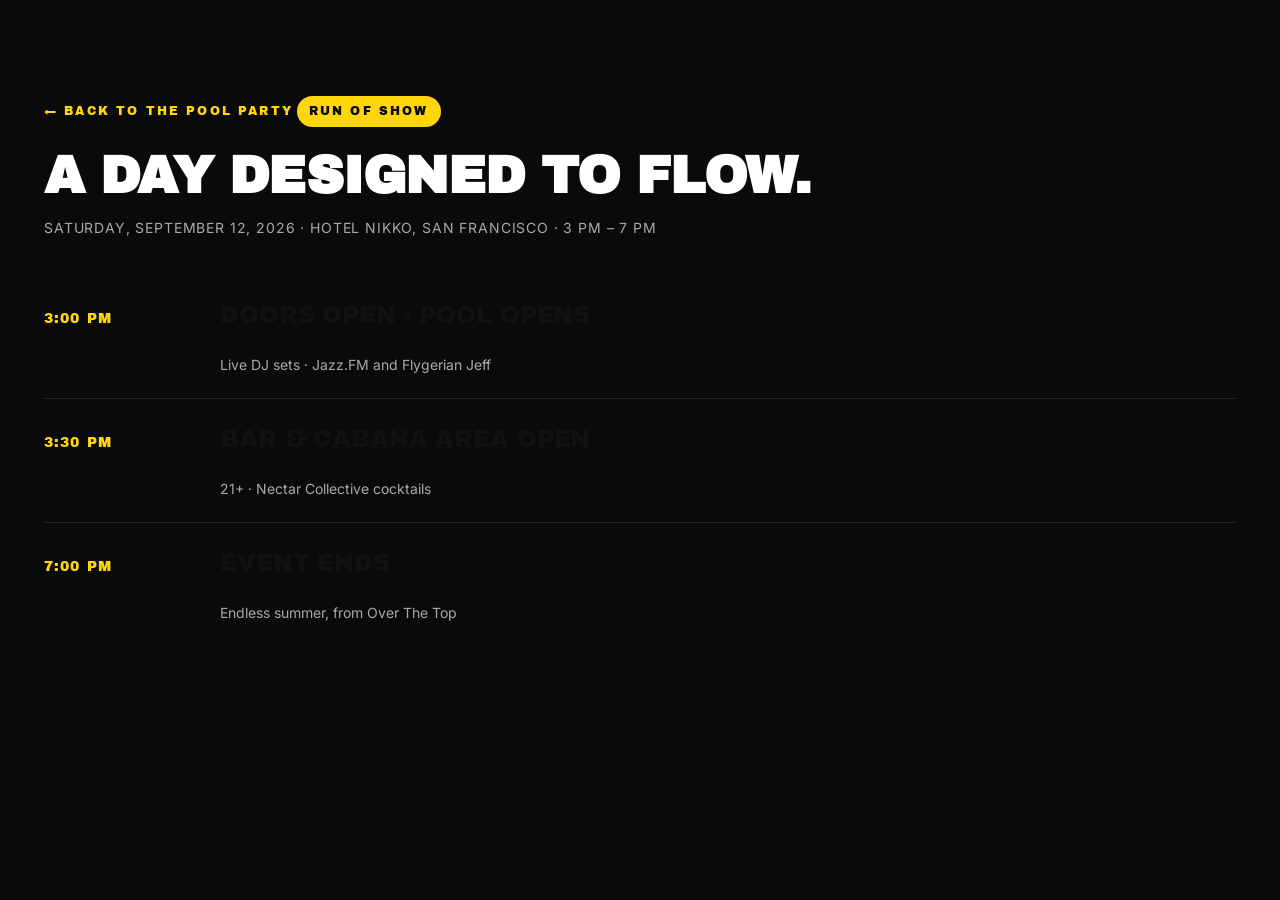
<file: run-of-show.html>
<!doctype html>
<html lang="en">
<head>
<meta charset="utf-8" />
<meta name="viewport" content="width=device-width, initial-scale=1, viewport-fit=cover" />
<meta name="theme-color" content="#0A0A0A" />
<title>Endless Summer Pool Party · Run of Show</title>
<meta name="description" content="Endless Summer Pool Party run of show. Saturday, September 12, 2026, Hotel Nikko, San Francisco." />
<meta name="robots" content="noindex" />
<link rel="preconnect" href="https://fonts.googleapis.com" />
<link rel="preconnect" href="https://fonts.gstatic.com" crossorigin />
<link href="https://fonts.googleapis.com/css2?family=Archivo+Black&family=Inter:wght@400;500;600;700;800;900&display=swap" rel="stylesheet" />
<link rel="stylesheet" href="styles.css" />
<style>
  body { background: var(--black); }
  .ros-page { padding: 96px 0 80px; }
  .ros-back {
    display: inline-flex; align-items: center; gap: 8px;
    font-family: var(--display); font-size: 12px; letter-spacing: 0.18em;
    text-transform: uppercase; color: var(--yellow); text-decoration: none;
    margin-bottom: 28px;
  }
  .ros-back:hover { opacity: 0.8; }
  .ros-page .h2 { color: var(--white); margin-bottom: 14px; }
  .ros-meta {
    color: rgba(255,255,255,.65); font-size: 14px; margin: 0 0 36px;
    letter-spacing: 0.06em; text-transform: uppercase;
  }
</style>
</head>
<body>

<section class="ros-page">
  <div class="container">
    <a href="index.html" class="ros-back">← Back to the pool party</a>
    <span class="kicker kicker--yellow">Run of show</span>
    <h2 class="h2 h2--light">A day designed to flow.</h2>
    <p class="ros-meta">Saturday, September 12, 2026 · Hotel Nikko, San Francisco · 3 PM &ndash; 7 PM</p>

    <ol class="schedule">
      <li><span class="schedule__time">3:00 PM</span><span class="schedule__title">Doors open · Pool opens</span><span class="schedule__sub">Live DJ sets · Jazz.FM and Flygerian Jeff</span></li>
      <li><span class="schedule__time">3:30 PM</span><span class="schedule__title">Bar &amp; cabana area open</span><span class="schedule__sub">21+ · Nectar Collective cocktails</span></li>
      <li><span class="schedule__time">7:00 PM</span><span class="schedule__title">Event ends</span><span class="schedule__sub">Endless summer, from Over The Top</span></li>
    </ol>
  </div>
</section>

</body>
</html>
</file>
<file: styles.css>
/* ============ TOKENS ============ */
:root {
  --yellow: #FFD60A;
  --yellow-deep: #F5C400;
  --black: #0A0A0A;
  --ink: #111111;
  --ink-2: #1a1a1a;
  --gray-100: #F5F4EE;
  --gray-200: #E8E6DD;
  --gray-500: #6B6B66;
  --white: #FFFFFF;

  --radius: 18px;
  --radius-lg: 28px;

  --container: 1240px;
  --container-narrow: 820px;

  --shadow-sm: 0 4px 14px rgba(0,0,0,.08);
  --shadow-md: 0 14px 40px rgba(0,0,0,.18);

  --display: "Archivo Black", "Inter", system-ui, -apple-system, "Segoe UI", sans-serif;
  --body: "Inter", system-ui, -apple-system, "Segoe UI", sans-serif;
}

* { box-sizing: border-box; }
html, body { margin: 0; padding: 0; }
html { scroll-behavior: smooth; -webkit-text-size-adjust: 100%; }

body {
  font-family: var(--body);
  color: var(--ink);
  background: var(--white);
  line-height: 1.55;
  -webkit-font-smoothing: antialiased;
  text-rendering: optimizeLegibility;
}

img { display: block; max-width: 100%; }
a { color: inherit; }
button { font: inherit; }

/* ============ LAYOUT HELPERS ============ */
.container {
  max-width: var(--container);
  margin: 0 auto;
  padding: 0 24px;
}
.container--narrow { max-width: var(--container-narrow); }
.text-center { text-align: center; }

.kicker {
  display: inline-block;
  font-family: var(--display);
  font-size: 12px;
  letter-spacing: 0.18em;
  text-transform: uppercase;
  color: var(--ink);
  background: var(--yellow);
  padding: 6px 12px;
  border-radius: 999px;
  margin-bottom: 22px;
}
.kicker--yellow { background: var(--yellow); color: var(--black); }

.h2 {
  font-family: var(--display);
  font-weight: 900;
  font-size: clamp(28px, 4.5vw, 52px);
  line-height: 1.05;
  letter-spacing: -0.01em;
  margin: 0 0 28px;
  text-transform: uppercase;
}
.h2--light { color: var(--white); }

.lede {
  font-size: clamp(16px, 1.6vw, 19px);
  color: var(--ink-2);
  max-width: 640px;
  margin: 0 auto 32px;
}

/* ============ NAV ============ */
.nav {
  position: relative;
  z-index: 1;
  display: flex;
  align-items: center;
  gap: 24px;
  padding: 14px 24px;
  background: rgba(10,10,10,.85);
  backdrop-filter: blur(14px);
  -webkit-backdrop-filter: blur(14px);
  color: var(--white);
  border-bottom: 1px solid rgba(255,255,255,.08);
}
.nav__brand {
  display: flex;
  align-items: center;
  gap: 12px;
  text-decoration: none;
  font-family: var(--display);
  letter-spacing: 0.04em;
}
.brand-mark {
  display: block;
  height: 32px;
  width: auto;
}
.brand-mark--lg { height: 60px; }
.brand-divider {
  width: 1px; height: 18px;
  background: rgba(255,255,255,.25);
}
.brand-event {
  font-size: 13px;
  letter-spacing: 0.18em;
  text-transform: uppercase;
}
.nav__links {
  display: none;
  gap: 22px;
  margin-left: auto;
}
.nav__links a {
  font-size: 14px;
  font-weight: 600;
  color: rgba(255,255,255,.8);
  text-decoration: none;
}
.nav__links a:hover { color: var(--yellow); }
.nav .btn { margin-left: auto; }
@media (min-width: 880px) {
  .nav__links { display: flex; }
  .nav .btn { margin-left: 0; }
}

/* ============ BUTTONS ============ */
.btn {
  display: inline-flex;
  align-items: center;
  justify-content: center;
  gap: 6px;
  font-family: var(--display);
  font-size: 13px;
  letter-spacing: 0.08em;
  text-transform: uppercase;
  text-decoration: none;
  padding: 12px 18px;
  border-radius: 999px;
  border: 2px solid transparent;
  cursor: pointer;
  transition: transform .15s ease, background .15s ease, color .15s ease, border-color .15s ease;
  white-space: nowrap;
}
.btn:hover { transform: translateY(-1px); }
.btn--small { padding: 9px 14px; font-size: 12px; }
.btn--lg { padding: 16px 26px; font-size: 14px; }
.btn--yellow { background: var(--yellow); color: var(--black); }
.btn--yellow:hover { background: var(--yellow-deep); }
.btn--black { background: var(--black); color: var(--white); }
.btn--black:hover { background: var(--ink-2); }
.btn--ghost { background: transparent; color: var(--white); border-color: rgba(255,255,255,.6); }
.btn--ghost:hover { background: rgba(255,255,255,.1); }
.btn--ghost-dark { background: transparent; color: var(--black); border-color: var(--black); }
.btn--ghost-dark:hover { background: rgba(0,0,0,.06); }

/* ============ HERO ============ */
.hero {
  position: relative;
  min-height: 90vh;
  display: flex;
  align-items: flex-end;
  overflow: hidden;
  color: var(--white);
}
.hero__bg {
  position: absolute;
  inset: 0;
  width: 100%;
  height: 100%;
  object-fit: cover;
  z-index: 0;
}
.hero__overlay {
  position: absolute;
  inset: 0;
  z-index: 1;
  background:
    radial-gradient(ellipse at 80% 20%, rgba(255,214,10,.18), transparent 55%),
    linear-gradient(180deg, rgba(0,0,0,.2) 0%, rgba(0,0,0,.55) 55%, rgba(0,0,0,.85) 100%);
}
.hero__content {
  position: relative;
  z-index: 2;
  width: 100%;
  max-width: var(--container);
  margin: 0 auto;
  padding: 120px 24px 80px;
}
.hero__eyebrow {
  display: inline-flex;
  align-items: center;
  gap: 10px;
  font-family: var(--body);
  font-weight: 600;
  font-size: 13px;
  letter-spacing: 0.14em;
  text-transform: uppercase;
  background: rgba(255,255,255,.08);
  border: 1px solid rgba(255,255,255,.18);
  padding: 9px 14px;
  border-radius: 999px;
  backdrop-filter: blur(8px);
  margin-bottom: 24px;
}
.hero__eyebrow .dot {
  width: 8px; height: 8px; border-radius: 50%; background: var(--yellow);
  box-shadow: 0 0 0 4px rgba(255,214,10,.25);
}
.hero__title {
  font-family: var(--display);
  font-weight: 900;
  text-transform: uppercase;
  font-size: clamp(56px, 12vw, 180px);
  line-height: 0.88;
  letter-spacing: -0.02em;
  margin: 0 0 28px;
}
.hero__title .line { display: block; }
.hero__title .line--yellow { color: var(--yellow); }
.hero__title .line--small {
  font-size: clamp(16px, 1.6vw, 22px);
  letter-spacing: 0.34em;
  font-weight: 900;
  margin-top: 14px;
  color: rgba(255,255,255,.85);
}
.hero__presented {
  font-family: var(--display);
  font-size: 13px;
  letter-spacing: 0.16em;
  text-transform: uppercase;
  color: var(--yellow);
  margin: 0 0 26px;
}
.hero__sub {
  max-width: 620px;
  font-size: clamp(15px, 1.5vw, 18px);
  color: rgba(255,255,255,.85);
  margin: 0 0 32px;
}
.hero__ctas {
  display: flex;
  flex-wrap: wrap;
  gap: 12px;
  margin-bottom: 48px;
}
.hero__ctas .btn--lg,
.hero__ctas .rsvp-trigger { min-width: 260px; }
.hero__ctas .rsvp-trigger .btn--lg { width: 100%; min-width: 0; }
.hero__partners {
  border-top: 1px solid rgba(255,255,255,.15);
  padding-top: 22px;
}
.hero__partners-label {
  font-family: var(--display);
  font-size: 11px;
  letter-spacing: 0.24em;
  text-transform: uppercase;
  color: rgba(255,255,255,.6);
  display: block;
  margin-bottom: 12px;
}
.hero__partners-label--social { margin-top: 28px; }
.logo-marquee {
  width: 100%;
  max-width: 980px;
  overflow: hidden;
  -webkit-mask-image: linear-gradient(to right, transparent, #000 6%, #000 94%, transparent);
  mask-image: linear-gradient(to right, transparent, #000 6%, #000 94%, transparent);
}
.logo-row {
  display: flex;
  align-items: center;
  width: max-content;
  animation: logo-scroll 36s linear infinite;
}
.logo-row:hover { animation-play-state: paused; }
.logo-row--alt { animation-duration: 30s; }
@keyframes logo-scroll {
  from { transform: translateX(0); }
  to { transform: translateX(-33.333%); }
}
.logo-row img {
  height: 38px;
  width: auto;
  max-width: 130px;
  margin-right: 48px;
  flex: 0 0 auto;
  object-fit: contain;
  object-position: center;
  filter: brightness(0) invert(1);
  opacity: 0.9;
}
@media (max-width: 480px) {
  .logo-row img { height: 32px; max-width: 110px; margin-right: 32px; }
}
@media (prefers-reduced-motion: reduce) {
  .logo-row,
  .partner-track { animation: none; }
}
.hero__scroll {
  position: absolute;
  z-index: 2;
  bottom: 22px;
  right: 24px;
  font-family: var(--display);
  font-size: 11px;
  letter-spacing: 0.24em;
  color: rgba(255,255,255,.7);
  text-transform: uppercase;
}

/* ============ BANDS ============ */
.band {
  padding: 96px 0;
  background: var(--white);
}
.band--yellow { background: var(--yellow); }
.band--cream { background: var(--gray-100); }
.band--dark { background: var(--black); color: var(--white); }
.band--dark .h2 { color: var(--white); }

@media (max-width: 720px) {
  .band { padding: 72px 0; }
}

/* Mobile hero: tighten type and spacing so the Register CTA stays above the
   fold on short viewports (375x667 and up) */
@media (max-width: 600px) {
  .hero__content { padding: 92px 20px 52px; }
  .hero__eyebrow {
    font-size: 11px;
    letter-spacing: 0.1em;
    padding: 7px 11px;
    gap: 8px;
    margin-bottom: 16px;
  }
  .hero__title {
    font-size: clamp(34px, 10vw, 44px);
    margin: 0 0 16px;
  }
  .hero__title .line--small {
    font-size: 12px;
    letter-spacing: 0.26em;
    margin-top: 10px;
  }
  .hero__presented {
    font-size: 10.5px;
    letter-spacing: 0.1em;
    margin: 0 0 18px;
  }
  .hero__ctas { gap: 10px; margin-bottom: 30px; }
  .hero__ctas .btn--lg { min-width: 0; width: 100%; }
  .hero__partners { padding-top: 18px; }
  .hero__partners-label { margin-bottom: 8px; }
}

/* ============ VISION ============ */
.vision__grid {
  display: grid;
  gap: 48px;
}
.vision__copy p { font-size: clamp(15px, 1.4vw, 17px); margin: 0 0 14px; color: var(--ink-2); }
.vision__copy strong { background: rgba(0,0,0,.08); padding: 1px 6px; border-radius: 4px; }
.vision__stats {
  display: grid;
  grid-template-columns: repeat(2, 1fr);
  gap: 12px;
}
.stat {
  background: var(--black);
  color: var(--white);
  padding: 22px 20px;
  border-radius: var(--radius);
}
.stat__num {
  font-family: var(--display);
  font-size: clamp(32px, 4vw, 48px);
  line-height: 1;
  color: var(--yellow);
  margin-bottom: 6px;
}
.stat__label {
  font-size: 13px;
  letter-spacing: 0.06em;
  text-transform: uppercase;
  color: rgba(255,255,255,.7);
}
@media (min-width: 900px) {
  .vision__grid { grid-template-columns: 1.3fr 1fr; align-items: start; gap: 72px; }
  .vision__stats { grid-template-columns: repeat(2, 1fr); }
}

/* ============ SCHEDULE ============ */
.ros-phase-label {
  display: inline-block;
  font-family: var(--display);
  font-size: 11px;
  letter-spacing: 0.18em;
  text-transform: uppercase;
  color: var(--black);
  background: var(--yellow);
  padding: 7px 14px;
  border-radius: 999px;
  margin: 28px 0 6px;
}
.ros-phase-label:first-of-type { margin-top: 8px; }

/* ============ OPERATIONAL ASKS ============ */
.ops-simple {
  list-style: none;
  margin: 0;
  padding: 0;
  max-width: 820px;
}
.ops-simple li {
  display: flex;
  align-items: flex-start;
  gap: 18px;
  padding: 22px 0;
  border-top: 1px solid var(--gray-200);
}
.ops-simple li:first-child { border-top: none; padding-top: 4px; }
.ops-simple h4 {
  font-family: var(--display);
  font-size: clamp(18px, 2vw, 22px);
  text-transform: uppercase;
  letter-spacing: -0.005em;
  margin: 0 0 6px;
  color: var(--ink);
}
.ops-simple p {
  margin: 0;
  font-size: 15px;
  line-height: 1.5;
  color: var(--gray-500);
}
.ops-status {
  display: inline-block;
  flex-shrink: 0;
  width: 12px;
  height: 12px;
  border-radius: 50%;
  margin-top: 10px;
  background: var(--gray-500);
  box-shadow: 0 0 0 3px rgba(0,0,0,.04);
}
.ops-status.is-confirmed { background: #34C759; }
.ops-status.is-pending { background: var(--yellow); }
.ops-status.is-open { background: #FF453A; }

/* ============ VENUE / SITE MAP ============ */
.venue-map {
  margin: 0;
  border-radius: var(--radius-lg);
  overflow: hidden;
  background: var(--white);
  border: 1px solid var(--gray-200);
  box-shadow: var(--shadow-md);
}
.venue-map img {
  width: 100%;
  height: auto;
  display: block;
}
.venue-map figcaption {
  font-family: var(--body);
  font-size: 13px;
  color: var(--gray-500);
  text-align: center;
  padding: 14px 16px;
  background: var(--white);
  letter-spacing: 0.04em;
}
.venue-cta {
  text-align: center;
  margin-top: 28px;
}

.schedule {
  list-style: none;
  margin: 0;
  padding: 0;
  display: grid;
  gap: 0;
}
.schedule li {
  display: grid;
  grid-template-columns: 110px 1fr;
  align-items: baseline;
  padding: 22px 0;
  border-bottom: 1px solid rgba(255,255,255,.1);
  gap: 16px;
}
.schedule li:last-child { border-bottom: none; }
.schedule__time {
  font-family: var(--display);
  font-size: 14px;
  letter-spacing: 0.08em;
  color: var(--yellow);
  text-transform: uppercase;
}
.schedule__title {
  font-family: var(--display);
  font-size: clamp(18px, 2vw, 24px);
  text-transform: uppercase;
  letter-spacing: -0.005em;
  display: block;
}
.schedule__sub {
  display: block;
  font-size: 14px;
  color: rgba(255,255,255,.65);
  margin-top: 4px;
  grid-column: 2;
}
@media (min-width: 720px) {
  .schedule li { grid-template-columns: 160px 1fr; }
}

/* ============ PROGRAMMING GRID ============ */
.prog-grid {
  display: grid;
  gap: 18px;
  grid-template-columns: 1fr;
}
.card {
  position: relative;
  border-radius: var(--radius-lg);
  overflow: hidden;
  background: var(--gray-100);
  border: 1px solid var(--gray-200);
  transition: transform .25s ease, box-shadow .25s ease;
  cursor: pointer;
}
.card:hover { transform: translateY(-3px); box-shadow: var(--shadow-md); }
.card__img {
  width: 100%;
  aspect-ratio: 1 / 1;
  object-fit: cover;
  display: block;
}
/* Portrait shots: anchor crop to top so the subject's face is visible */
.card__img[src*="dj-sets"],
.card__img[src*="singalong"] { object-position: center top; }
.card__body {
  position: relative;
  padding: 22px 22px 24px;
}
.card__partner {
  font-family: var(--display);
  font-size: 10px;
  letter-spacing: 0.06em;
  text-transform: uppercase;
  color: var(--ink);
  background: var(--yellow);
  display: inline-block;
  padding: 5px 10px;
  border-radius: 999px;
  margin-bottom: 12px;
}
.card__title {
  font-family: var(--display);
  font-size: clamp(20px, 2.4vw, 26px);
  line-height: 1.05;
  margin: 0 0 6px;
  text-transform: uppercase;
}
.card__sub {
  font-size: 14px;
  color: var(--gray-500);
  margin: 0;
}
.card__expand {
  max-height: 0;
  overflow: hidden;
  transition: max-height .35s ease, margin .35s ease;
}
.card__expand p {
  margin: 16px 0 0;
  font-size: 15px;
  color: var(--ink-2);
}
.card.is-open .card__expand { max-height: 320px; }
.card__toggle {
  position: absolute;
  right: 18px;
  bottom: 18px;
  width: 38px; height: 38px;
  border-radius: 50%;
  background: var(--black);
  color: var(--yellow);
  border: none;
  font-size: 22px;
  font-weight: 700;
  line-height: 1;
  display: inline-flex;
  align-items: center;
  justify-content: center;
  cursor: pointer;
  transition: transform .25s ease, background .25s ease;
}
.card.is-open .card__toggle { transform: rotate(45deg); background: var(--yellow); color: var(--black); }
.card--feature {
  background: var(--black);
  color: var(--white);
  border-color: var(--black);
}
.card--feature .card__title { color: var(--white); }
.card--feature .card__sub { color: rgba(255,255,255,.7); }
.card--feature .card__expand p { color: rgba(255,255,255,.85); }
.card--feature .card__toggle { background: var(--yellow); color: var(--black); }

@media (min-width: 700px) {
  .prog-grid { grid-template-columns: 1fr 1fr; }
}
@media (min-width: 1080px) {
  .prog-grid { grid-template-columns: repeat(3, 1fr); }
}
/* Mobile: swipeable horizontal carousel instead of a long vertical stack */
@media (max-width: 699px) {
  .prog-grid {
    display: flex;
    overflow-x: auto;
    scroll-snap-type: x mandatory;
    gap: 14px;
    padding-bottom: 14px;
    -webkit-overflow-scrolling: touch;
    scrollbar-width: none;
  }
  .prog-grid::-webkit-scrollbar { display: none; }
  .prog-grid > .card {
    flex: 0 0 86%;
    scroll-snap-align: start;
    align-self: flex-start;
  }
}

/* ============ RAIL (contained scroll carousel with arrows) ============ */
.rail {
  position: relative;
  margin-top: 12px;
}
.rail__viewport {
  overflow-x: auto;
  overflow-y: hidden;
  scroll-snap-type: x mandatory;
  scroll-behavior: smooth;
  scrollbar-width: none;
  -webkit-overflow-scrolling: touch;
  -webkit-mask-image: linear-gradient(to right, transparent, #000 2.5%, #000 97.5%, transparent);
  mask-image: linear-gradient(to right, transparent, #000 2.5%, #000 97.5%, transparent);
  padding: 8px 0 16px;
}
.rail__viewport::-webkit-scrollbar { display: none; }
.rail__track {
  display: flex;
  gap: 16px;
  width: max-content;
}
.rail__track > .card--rail {
  flex: 0 0 320px;
  scroll-snap-align: start;
  align-self: flex-start;
}
@media (max-width: 720px) {
  .rail__track > .card--rail { flex: 0 0 260px; }
}

.rail__nav {
  position: absolute;
  top: 50%;
  transform: translateY(-50%);
  width: 46px;
  height: 46px;
  border-radius: 50%;
  background: var(--black);
  color: var(--yellow);
  border: none;
  cursor: pointer;
  font-size: 22px;
  font-weight: 700;
  line-height: 1;
  z-index: 5;
  display: flex;
  align-items: center;
  justify-content: center;
  box-shadow: 0 8px 22px rgba(0,0,0,.25);
  transition: transform .15s ease, background .15s ease, opacity .2s ease;
  padding: 0;
}
.rail__nav:hover { transform: translateY(-50%) scale(1.08); background: var(--ink-2); }
.rail__nav--prev { left: -22px; }
.rail__nav--next { right: -22px; }
.band--dark .rail__nav { background: var(--yellow); color: var(--black); }
.band--dark .rail__nav:hover { background: var(--yellow-deep); }
@media (max-width: 880px) {
  .rail__nav--prev { left: -10px; }
  .rail__nav--next { right: -10px; }
}
@media (max-width: 720px) {
  .rail__nav { display: none; }
}

/* ============ CARD MARQUEE (legacy, kept for reference) ============ */
.card-marquee {
  overflow: hidden;
  position: relative;
  margin: 32px 0 0;
  padding: 8px 0 16px;
  -webkit-mask-image: linear-gradient(to right, transparent, #000 4%, #000 96%, transparent);
  mask-image: linear-gradient(to right, transparent, #000 4%, #000 96%, transparent);
}
.card-track {
  display: flex;
  gap: 16px;
  width: max-content;
  padding: 0 24px;
  animation: card-scroll 80s linear infinite;
  will-change: transform;
}
.card-track--alt { animation-duration: 70s; }
.card-track:hover { animation-play-state: paused; }
.card-track.is-paused { animation-play-state: paused; }
@keyframes card-scroll {
  from { transform: translateX(0); }
  to { transform: translateX(-50%); }
}
@media (prefers-reduced-motion: reduce) {
  .card-track { animation: none; }
}
.card-track > .card--rail {
  flex: 0 0 320px;
  align-self: flex-start;
}
@media (max-width: 720px) {
  .card-track > .card--rail { flex: 0 0 280px; }
}

/* Dark band card variant (VIP section) */
.card--dark {
  background: var(--ink-2);
  border-color: rgba(255,255,255,.08);
  color: var(--white);
}
.card--dark .card__title { color: var(--white); }
.card--dark .card__sub { color: rgba(255,255,255,.7); }
.card--dark .card__attr { color: rgba(255,255,255,.55); }
.card--dark .card__expand p { color: rgba(255,255,255,.85); }
.card--dark .card__toggle { background: var(--yellow); color: var(--black); }

/* DJ card variant: portrait crop, no toggle */
/* DJ cards carry the 4:5 event flyers, shown whole rather than square-cropped */
.card--dj .card__img { aspect-ratio: 4 / 5; object-position: center; }
.card--dj .card__toggle { display: none; }

/* DJ lineup: static grid (no carousel) */
.lineup-grid {
  display: grid;
  grid-template-columns: repeat(3, minmax(0, 1fr));
  gap: 20px;
  max-width: 1140px;
}
.lineup-grid--2 {
  grid-template-columns: repeat(2, minmax(0, 1fr));
  max-width: 760px;
}
@media (max-width: 900px) {
  .lineup-grid { grid-template-columns: repeat(2, minmax(0, 1fr)); max-width: 760px; }
}
@media (max-width: 600px) {
  .lineup-grid { grid-template-columns: 1fr; gap: 16px; }
}

/* Nectar Collective flavor lineup (VIP band) */
.flavors { margin-top: 44px; }
.flavors__label {
  display: inline-block;
  font-family: var(--display);
  font-size: 12px;
  letter-spacing: 0.18em;
  text-transform: uppercase;
  color: var(--yellow);
  margin-bottom: 18px;
}
.flavors__list {
  display: grid;
  grid-template-columns: repeat(4, minmax(0, 1fr));
  gap: 14px;
}
.flavor {
  background: rgba(255,255,255,.05);
  border: 1px solid rgba(255,214,10,.28);
  border-radius: var(--radius);
  padding: 22px 20px;
}
.flavor__name {
  display: block;
  font-family: var(--display);
  font-size: 17px;
  line-height: 1.15;
  text-transform: uppercase;
  color: var(--white);
  margin-bottom: 9px;
}
.flavor__base {
  display: block;
  font-size: 12px;
  letter-spacing: 0.14em;
  text-transform: uppercase;
  color: var(--yellow);
}
@media (max-width: 820px) {
  .flavors__list { grid-template-columns: repeat(2, minmax(0, 1fr)); }
}
@media (max-width: 460px) {
  .flavors__list { grid-template-columns: 1fr; }
}

/* Visible in-card link (e.g. Group Weekend Bundle booking) */
.card-link {
  display: inline-block;
  margin-top: 8px;
  font-family: var(--display);
  font-size: 12px;
  letter-spacing: 0.08em;
  text-transform: uppercase;
  color: var(--yellow);
  text-decoration: underline;
  text-underline-offset: 3px;
}
.card-link:hover { color: var(--yellow-deep); }

/* Touch devices: swap the auto-marquee for a native swipeable rail */
@media (hover: none) and (pointer: coarse) {
  .card-marquee {
    overflow-x: auto;
    overflow-y: hidden;
    scroll-snap-type: x mandatory;
    -webkit-overflow-scrolling: touch;
    scrollbar-width: none;
    -webkit-mask-image: none;
    mask-image: none;
  }
  .card-marquee::-webkit-scrollbar { display: none; }
  .card-track { animation: none; }
  .card-track > .card--rail { scroll-snap-align: start; }
  .card-track > [aria-hidden="true"] { display: none; }
}

/* ============ ACCESS BADGES (free vs paid) ============ */
.access-key {
  display: flex;
  flex-wrap: wrap;
  gap: 8px;
  margin: 0 0 28px;
}
.access {
  font-family: var(--display);
  font-size: 10px;
  letter-spacing: 0.08em;
  text-transform: uppercase;
  padding: 6px 11px;
  border-radius: 999px;
  display: inline-flex;
  align-items: center;
}
.access--free { background: #1F8A3A; color: #fff; }
.access--cash { background: var(--yellow); color: var(--black); }
.access--vip  { background: var(--black); color: var(--yellow); }

.card__access-row {
  display: flex;
  flex-wrap: wrap;
  align-items: center;
  gap: 8px;
  margin-bottom: 12px;
}
.card__access {
  font-family: var(--display);
  font-size: 10px;
  letter-spacing: 0.06em;
  text-transform: uppercase;
  padding: 5px 10px;
  border-radius: 999px;
  display: inline-block;
}
.card__access--free { background: #1F8A3A; color: #fff; }
.card__access--cash { background: var(--yellow); color: var(--black); }
.card__access--vip  { background: var(--black); color: var(--yellow); }
.card__attr {
  font-size: 11px;
  letter-spacing: 0.08em;
  text-transform: uppercase;
  color: var(--gray-500);
}

/* ============ DJ LINEUP ============ */
.dj-grid {
  display: grid;
  gap: 14px;
  grid-template-columns: 1fr;
  margin-top: 16px;
}
.dj {
  position: relative;
  border-radius: var(--radius-lg);
  overflow: hidden;
  aspect-ratio: 3 / 4;
  background: var(--ink-2);
  isolation: isolate;
}
.dj__img {
  width: 100%;
  height: 100%;
  object-fit: cover;
  display: block;
  transition: transform .4s ease;
}
.dj:hover .dj__img { transform: scale(1.04); }
.dj__overlay {
  position: absolute;
  inset: 0;
  display: flex;
  flex-direction: column;
  justify-content: flex-end;
  padding: 20px;
  color: var(--white);
  background: linear-gradient(180deg, transparent 45%, rgba(0,0,0,.85) 100%);
}
.dj__name {
  font-family: var(--display);
  font-size: clamp(20px, 2vw, 26px);
  text-transform: uppercase;
  letter-spacing: -0.005em;
  margin: 0;
  line-height: 1.05;
}
.dj__role {
  font-size: 12px;
  color: rgba(255,255,255,.75);
  letter-spacing: 0.1em;
  text-transform: uppercase;
  margin: 6px 0 0;
}
@media (min-width: 600px) {
  .dj-grid { grid-template-columns: repeat(2, 1fr); }
}
@media (min-width: 900px) {
  .dj-grid { grid-template-columns: repeat(5, 1fr); gap: 16px; }
}

/* ============ PARTNERS ============ */
.presenting {
  display: grid;
  gap: 24px;
  grid-template-columns: 1fr;
  align-items: center;
  background: var(--white);
  border: 1px solid var(--gray-200);
  border-radius: var(--radius-lg);
  padding: 28px;
  margin: 16px 0 12px;
}
.presenting__logo {
  display: flex;
  align-items: center;
  justify-content: center;
  background: var(--white);
  padding: 16px;
  border-radius: var(--radius);
  border: 1px solid var(--gray-200);
}
.presenting__logo img {
  display: block;
  width: 100%;
  max-width: 240px;
  height: auto;
  object-fit: contain;
}
.presenting__label {
  display: inline-block;
  font-family: var(--display);
  font-size: 11px;
  letter-spacing: 0.22em;
  text-transform: uppercase;
  color: var(--black);
  background: var(--yellow);
  padding: 6px 12px;
  border-radius: 999px;
  margin-bottom: 12px;
}
.presenting__copy p {
  margin: 0;
  font-size: clamp(15px, 1.4vw, 17px);
  color: var(--ink-2);
  line-height: 1.5;
}
@media (min-width: 720px) {
  .presenting { grid-template-columns: 280px 1fr; gap: 36px; padding: 32px 36px; }
}
.presenting--logo-only {
  grid-template-columns: 1fr !important;
  justify-items: center;
  padding: 28px;
}
.presenting--logo-only .presenting__logo {
  max-width: 360px;
  width: 100%;
}

.vendor-grid {
  display: grid;
  gap: 14px;
  grid-template-columns: 1fr;
  margin: 14px 0 0;
}
.vendor {
  background: var(--white);
  border: 1px solid var(--gray-200);
  border-radius: var(--radius-lg);
  overflow: hidden;
  transition: transform .2s ease, border-color .2s ease;
}
.vendor:hover { transform: translateY(-2px); border-color: var(--black); }
.vendor__img {
  width: 100%;
  aspect-ratio: 4 / 3;
  object-fit: cover;
  display: block;
}
.vendor__img--text {
  display: flex;
  align-items: center;
  justify-content: center;
  background: var(--black);
  color: var(--yellow);
  font-family: var(--display);
  font-size: clamp(22px, 3vw, 32px);
  letter-spacing: 0.04em;
  text-transform: uppercase;
  text-align: center;
  padding: 24px;
}
.vendor__body { padding: 18px 22px 22px; }
.vendor__name {
  font-family: var(--display);
  font-size: clamp(18px, 2vw, 22px);
  text-transform: uppercase;
  letter-spacing: 0.01em;
  margin: 0 0 6px;
}
.vendor__role {
  margin: 0;
  font-size: 14px;
  color: var(--gray-500);
  line-height: 1.45;
}
@media (min-width: 720px) {
  .vendor-grid { grid-template-columns: repeat(3, 1fr); }
}

/* ============ PARTNERS (legacy marquee) ============ */
.partners-subhead {
  font-family: var(--display);
  font-size: 13px;
  letter-spacing: 0.22em;
  text-transform: uppercase;
  color: var(--ink-2);
  margin: 40px 0 14px;
}
.partners-subhead:first-of-type { margin-top: 24px; }
.partner-marquee {
  overflow: hidden;
  margin-top: 12px;
  -webkit-mask-image: linear-gradient(to right, transparent, #000 4%, #000 96%, transparent);
  mask-image: linear-gradient(to right, transparent, #000 4%, #000 96%, transparent);
}
.partner-track {
  display: flex;
  width: max-content;
  animation: logo-scroll 55s linear infinite;
}
.partner-track:hover { animation-play-state: paused; }
.partner-track--alt { animation-duration: 46s; }
.partner {
  flex: 0 0 196px;
  margin-right: 12px;
  background: var(--white);
  border: 1px solid var(--gray-200);
  border-radius: var(--radius);
  padding: 24px 20px;
  min-height: 150px;
  display: flex;
  flex-direction: column;
  justify-content: space-between;
  align-items: stretch;
  text-align: left;
  transition: transform .2s ease, border-color .2s ease;
}
.partner:hover { transform: translateY(-2px); border-color: var(--black); }
.partner__logo {
  font-family: var(--display);
  font-size: clamp(18px, 2.6vw, 28px);
  letter-spacing: 0.04em;
}
.partner__img {
  display: block;
  height: 44px;
  width: 100%;
  max-width: 160px;
  object-fit: contain;
  object-position: left center;
  filter: brightness(0);
  opacity: 0.9;
}
/* The Hennessy logo ships as a black mark on a solid white background, so the
   default brightness(0) filter would render it as a solid black box. The
   partner card background is already white, so dropping the filter lets the
   logo sit seamlessly. */
.partner__img[src*="hennessy"] { filter: none; opacity: 1; height: 56px; }
.partner__role {
  font-size: 13px;
  color: var(--gray-500);
  margin-top: 16px;
  line-height: 1.45;
}
.partner--tba {
  background: var(--black);
  color: var(--white);
  border-color: var(--black);
}
.partner--tba .partner__role { color: rgba(255,255,255,.6); }

.partners-cta {
  margin: 32px 0 0;
  font-size: 15px;
  color: var(--ink-2);
}
.partners-cta a { font-weight: 600; text-decoration: underline; }

.partner-logos { display: flex; flex-wrap: wrap; gap: 16px; align-items: center; margin: 20px 0 6px; }
.partner-logo { display: inline-flex; align-items: center; justify-content: center; background: #fff; border-radius: 14px; padding: 14px 22px; box-shadow: 0 4px 14px rgba(0,0,0,.08); }
.partner-logo img { height: 46px; width: auto; display: block; }

@media (max-width: 480px) {
  .partner { flex-basis: 172px; }
}

/* ============ AUDIENCE ============ */
.audience-grid {
  display: grid;
  grid-template-columns: repeat(2, 1fr);
  gap: 12px;
  margin: 12px 0 36px;
}
.aud {
  border: 1px solid rgba(255,255,255,.12);
  border-radius: var(--radius);
  padding: 24px 20px;
}
.aud__num {
  font-family: var(--display);
  font-size: clamp(28px, 3.6vw, 42px);
  color: var(--yellow);
  line-height: 1;
  margin-bottom: 8px;
}
.aud__label { font-size: 14px; color: rgba(255,255,255,.75); }

.audience-reach {
  display: grid;
  grid-template-columns: repeat(2, 1fr);
  gap: 12px;
  margin-top: 12px;
  background: var(--ink);
  border-radius: var(--radius);
  padding: 22px;
}
.reach__num {
  font-family: var(--display);
  font-size: clamp(22px, 2.6vw, 32px);
  color: var(--white);
  line-height: 1;
}
.reach__label {
  font-size: 12px;
  letter-spacing: 0.08em;
  text-transform: uppercase;
  color: rgba(255,255,255,.6);
  margin-top: 6px;
}

@media (min-width: 720px) {
  .audience-grid { grid-template-columns: repeat(3, 1fr); }
  .audience-reach { grid-template-columns: repeat(4, 1fr); }
}

/* ============ GALLERY ============ */
.gallery {
  display: grid;
  grid-template-columns: repeat(2, 1fr);
  gap: 4px;
  margin-top: 32px;
}
.gallery img {
  width: 100%;
  aspect-ratio: 1 / 1;
  object-fit: cover;
}
@media (min-width: 720px) {
  .gallery { grid-template-columns: repeat(3, 1fr); }
}
@media (min-width: 1080px) {
  .gallery { grid-template-columns: repeat(4, 1fr); }
}

/* ============ REGISTER ============ */
.cta-row {
  display: flex;
  flex-wrap: wrap;
  gap: 12px;
  justify-content: center;
}

/* ============ FOOTER ============ */
.footer {
  background: var(--black);
  color: rgba(255,255,255,.78);
  padding: 72px 0 32px;
}
.footer a { color: var(--yellow); text-decoration: none; }
.footer a:hover { text-decoration: underline; }
.footer__grid {
  display: grid;
  grid-template-columns: 1fr;
  gap: 40px;
}
.footer__brand p {
  margin: 16px 0 0;
  max-width: 420px;
  font-size: 14px;
  color: rgba(255,255,255,.65);
}
.footer__col h4 {
  font-family: var(--display);
  font-size: 12px;
  letter-spacing: 0.18em;
  text-transform: uppercase;
  color: var(--yellow);
  margin: 0 0 12px;
}
.footer__col p { margin: 0; font-size: 14px; line-height: 1.7; }
.footer__legal {
  border-top: 1px solid rgba(255,255,255,.1);
  margin-top: 48px;
  padding-top: 24px;
  font-size: 12px;
  text-align: center;
  color: rgba(255,255,255,.45);
  padding-left: 24px;
  padding-right: 24px;
}
@media (min-width: 720px) {
  .footer__grid { grid-template-columns: 2fr 1fr 1fr 1fr; }
}

/* ============ RSVP FRAME (Sweatpals waitlist iframe button) ============ */
/* The iframe renders the Sweatpals button; clicks open the waitlist popup
   provided by the script tag loaded at the bottom of the body. */
.rsvp-frame {
  display: inline-block;
  vertical-align: middle;
  border: 0;
  width: 100%;
}
.rsvp-frame--sm {
  max-width: 160px;
  height: 44px;
}
.rsvp-frame--lg {
  max-width: 280px;
  height: 56px;
}
@media (max-width: 480px) {
  .rsvp-frame--lg { max-width: 100%; }
}

/* ============ SWEATPALS EMBED (legacy, unused) ============ */
/* Sweatpals injects its own button at the script tag location. Wrapper sets
   minimum sizing so the layout reserves space and the injected button matches
   our scale. The Sweatpals modal handles the waitlist signup popup. */
.sweatpals-embed {
  display: inline-block;
  vertical-align: middle;
}
.sweatpals-embed--sm { min-width: 130px; }
.sweatpals-embed--lg { min-width: 220px; }
.sweatpals-embed button,
.sweatpals-embed > button {
  font-family: var(--display) !important;
  text-transform: uppercase !important;
  letter-spacing: 0.08em !important;
  border-radius: 999px !important;
}

/* ============ RSVP MODAL (Sweatpals waitlist iframe) ============ */
.rsvp-modal {
  position: fixed;
  inset: 0;
  z-index: 1000;
  display: none;
  align-items: center;
  justify-content: center;
  padding: 24px;
}
.rsvp-modal.is-open { display: flex; }
.rsvp-modal__backdrop {
  position: absolute;
  inset: 0;
  background: rgba(0,0,0,.78);
  border: 0;
  padding: 0;
  cursor: pointer;
  -webkit-backdrop-filter: blur(4px);
  backdrop-filter: blur(4px);
}
.rsvp-modal__dialog {
  position: relative;
  z-index: 1;
  width: min(96vw, 560px);
  height: min(94vh, 780px);
  background: var(--black);
  border-radius: 22px;
  overflow: hidden;
  box-shadow: 0 30px 80px rgba(0,0,0,.5);
}
.rsvp-modal__frame {
  width: 100%;
  height: 100%;
  border: 0;
  display: block;
  background: var(--black);
}
.rsvp-modal__close {
  position: absolute;
  top: 12px;
  right: 12px;
  z-index: 2;
  width: 38px;
  height: 38px;
  border-radius: 50%;
  background: rgba(0,0,0,.55);
  color: #fff;
  border: 0;
  font-size: 22px;
  line-height: 1;
  cursor: pointer;
  display: flex;
  align-items: center;
  justify-content: center;
  transition: background .15s ease, transform .15s ease;
}
.rsvp-modal__close:hover { background: rgba(0,0,0,.85); transform: scale(1.05); }
body.is-rsvp-open { overflow: hidden; }

/* ============ SWEATPALS WIDGET (script-paired iframe button) ============ */
/* Renders the Sweatpals checkout button directly. The script in <head>
   handles the popup overlay when the iframe button is clicked. */
.sweatpals-widget {
  display: inline-block;
  vertical-align: middle;
  line-height: 0;
}
.sweatpals-widget iframe {
  border: 0;
  display: block;
  width: 100%;
  background: transparent;
}
.sweatpals-widget--sm { width: 160px; }
.sweatpals-widget--sm iframe { height: 44px; }
.sweatpals-widget--lg { width: 280px; }
.sweatpals-widget--lg iframe { height: 56px; }
@media (max-width: 480px) {
  .sweatpals-widget--lg { width: 100%; max-width: 360px; }
}

/* ============ PRE-REGISTER MODAL (custom waitlist form) ============ */
.rsvp-modal {
  position: fixed;
  inset: 0;
  z-index: 1000;
  display: none;
  align-items: center;
  justify-content: center;
  padding: 20px;
}
.rsvp-modal.is-open { display: flex; }
body.is-rsvp-open { overflow: hidden; }

.rsvp-modal__backdrop {
  position: absolute;
  inset: 0;
  background: rgba(0,0,0,.78);
  border: 0;
  padding: 0;
  cursor: pointer;
  -webkit-backdrop-filter: blur(6px);
  backdrop-filter: blur(6px);
}
.rsvp-modal__dialog {
  position: relative;
  z-index: 1;
  width: min(96vw, 460px);
  max-height: 92vh;
  overflow-y: auto;
  background: var(--black);
  color: var(--white);
  border-radius: 22px;
  box-shadow: 0 30px 80px rgba(0,0,0,.5);
  padding: 32px 28px 28px;
  font-family: var(--body);
}
.rsvp-modal__dialog--frame {
  width: min(96vw, 560px);
  height: min(94vh, 800px);
  max-height: 94vh;
  padding: 0;
  overflow: hidden;
}
.rsvp-modal__iframe {
  width: 100%;
  height: 100%;
  border: 0;
  display: block;
  background: var(--black);
}
.rsvp-modal__close {
  position: absolute;
  top: 12px;
  right: 12px;
  width: 38px;
  height: 38px;
  border-radius: 50%;
  background: rgba(255,255,255,.1);
  color: var(--white);
  border: 0;
  font-size: 22px;
  line-height: 1;
  cursor: pointer;
  display: flex;
  align-items: center;
  justify-content: center;
  transition: background .15s ease, transform .15s ease;
}
.rsvp-modal__close:hover { background: rgba(255,255,255,.2); transform: scale(1.05); }
.rsvp-modal__title {
  font-family: var(--display);
  font-size: 26px;
  letter-spacing: 0;
  text-transform: none;
  margin: 4px 0 8px;
  text-align: center;
}
.rsvp-modal__lede {
  margin: 0 0 22px;
  text-align: center;
  color: rgba(255,255,255,.75);
  font-size: 15px;
  line-height: 1.5;
}
.rsvp-form { display: flex; flex-direction: column; gap: 12px; }
.rsvp-field { display: block; }
.rsvp-field__label {
  display: block;
  font-size: 12px;
  letter-spacing: 0.08em;
  text-transform: uppercase;
  color: rgba(255,255,255,.6);
  margin-bottom: 6px;
}
.rsvp-field__input {
  width: 100%;
  padding: 14px 16px;
  background: rgba(255,255,255,.08);
  border: 1px solid rgba(255,255,255,.12);
  border-radius: 12px;
  color: var(--white);
  font-family: var(--body);
  font-size: 16px;
  outline: none;
  transition: border-color .15s ease, background .15s ease;
}
.rsvp-field__input:focus {
  border-color: var(--yellow);
  background: rgba(255,255,255,.12);
}
.rsvp-field__input::placeholder { color: rgba(255,255,255,.35); }

.rsvp-consent {
  display: flex;
  align-items: flex-start;
  gap: 10px;
  font-size: 12px;
  line-height: 1.5;
  color: rgba(255,255,255,.6);
  margin: 6px 0 8px;
}
.rsvp-consent input[type="checkbox"] {
  flex-shrink: 0;
  width: 18px;
  height: 18px;
  margin: 1px 0 0;
  accent-color: var(--yellow);
  cursor: pointer;
}

.rsvp-form__submit {
  width: 100%;
  margin-top: 6px;
  border-radius: 999px;
}
.rsvp-form__submit:disabled {
  opacity: 0.6;
  cursor: progress;
}
.rsvp-form__error {
  margin: 4px 0 0;
  font-size: 13px;
  color: #ff8a80;
  text-align: center;
}

.rsvp-modal__success { text-align: center; }
.rsvp-modal__success .btn { display: inline-block; margin-top: 12px; }

/* ============ SWEATPALS HIDDEN HOST ============ */
/* Renders the auto-embed widget off-screen so Sweatpals's script and its
   click-to-popup handler are loaded, but no widget content is visible.
   Our Pre-Register buttons trigger the popup by .click()-ing the widget's
   internal trigger element. */
#sweatpals-host {
  position: fixed;
  left: -10000px;
  top: -10000px;
  width: 1px;
  height: 1px;
  overflow: hidden;
  opacity: 0;
  pointer-events: none;
}

/* ============ RSVP AUTO-EMBED (Sweatpals auto-injected button) ============ */
/* With enableAutoEmbed=true Sweatpals injects its own styled button next to
   the script tag. The wrapper just reserves layout space and sets sizing. */
.rsvp-autoembed {
  display: inline-block;
  vertical-align: middle;
}
.rsvp-autoembed--sm { min-width: 130px; }
.rsvp-autoembed--lg { min-width: 240px; }

/* ============ RSVP TRIGGER (Sweatpals iframe overlay) ============ */
/* Visible OTT-styled pill button sits behind; the Sweatpals iframe
   sits absolutely on top with opacity 0. Clicks land on the iframe's
   Sweatpals button, which the checkout script (at end of body)
   intercepts to open the registration modal inline.
   Pattern from SF Fit Fest (PR #52). */
.rsvp-trigger {
  position: relative;
  display: inline-block;
  line-height: 0;
}
.rsvp-trigger .btn { line-height: 1.55; }
.rsvp-trigger__frame {
  position: absolute;
  inset: 0;
  width: 100%;
  height: 100%;
  border: 0;
  opacity: 0;
  cursor: pointer;
  z-index: 2;
}

/* ===== Register / waitlist modal ===== */
.reg-modal {
  position: fixed;
  inset: 0;
  z-index: 99999;
  display: none;
  align-items: center;
  justify-content: center;
  padding: 20px;
  background: rgba(10, 10, 10, 0.8);
  -webkit-backdrop-filter: blur(4px);
  backdrop-filter: blur(4px);
}
.reg-modal.is-open { display: flex; }
.reg-modal__dialog {
  position: relative;
  width: 100%;
  max-width: 540px;
  height: min(86vh, 780px);
  background: var(--white);
  border-radius: 20px;
  overflow: hidden;
  box-shadow: 0 30px 90px rgba(0, 0, 0, 0.55);
}
.reg-modal__frame {
  position: relative;
  z-index: 1;
  width: 100%;
  height: 100%;
  border: 0;
  display: block;
  background: var(--white);
}
.reg-modal__loader {
  position: absolute;
  inset: 0;
  z-index: 0;
  display: flex;
  align-items: center;
  justify-content: center;
  font-family: var(--display);
  font-size: 13px;
  letter-spacing: 0.16em;
  text-transform: uppercase;
  color: var(--gray-500);
}
.reg-modal__close {
  position: absolute;
  top: 12px;
  right: 14px;
  z-index: 2;
  width: 38px;
  height: 38px;
  border-radius: 999px;
  background: rgba(10, 10, 10, 0.62);
  color: #fff;
  font-size: 22px;
  line-height: 38px;
  text-align: center;
  cursor: pointer;
  transition: background 0.18s ease;
}
.reg-modal__close:hover { background: #000; }
@media (max-width: 600px) {
  .reg-modal { padding: 0; }
  .reg-modal__dialog { max-width: 100%; height: 100%; border-radius: 0; }
}
</file>
